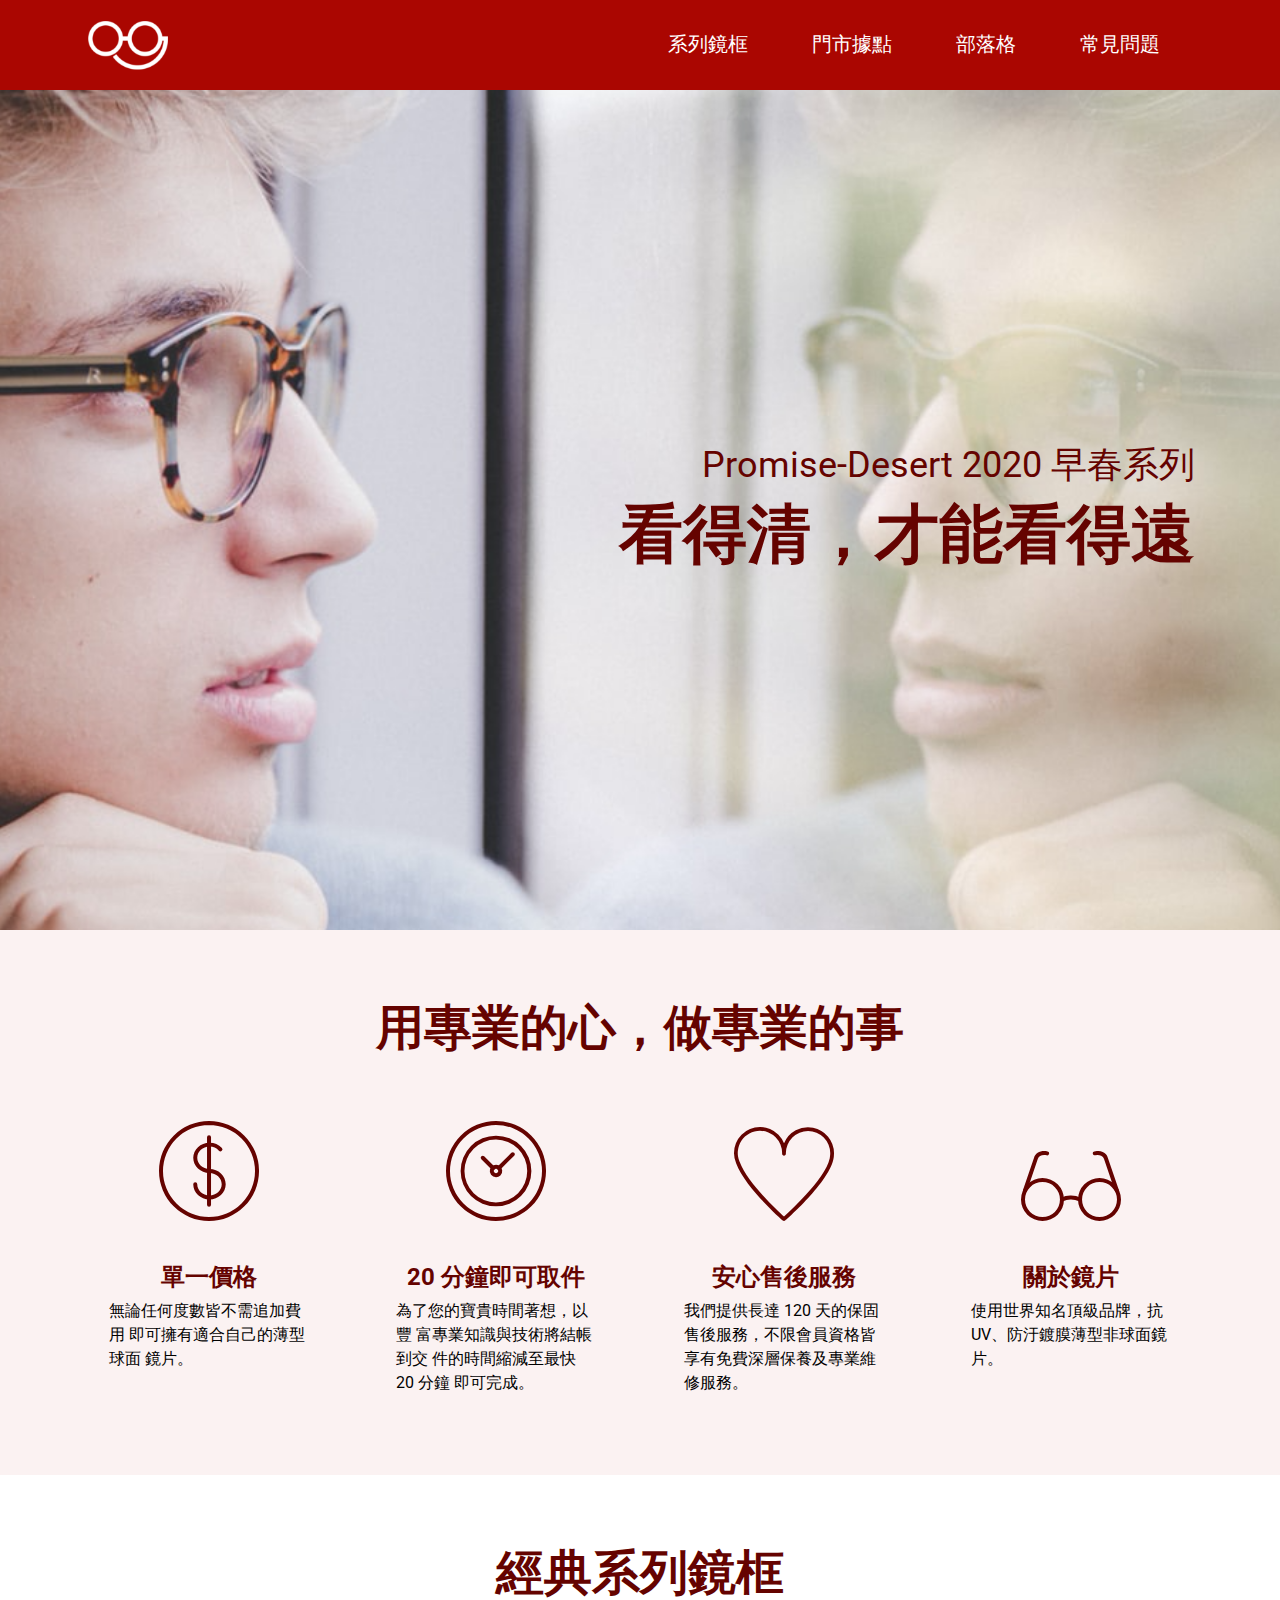
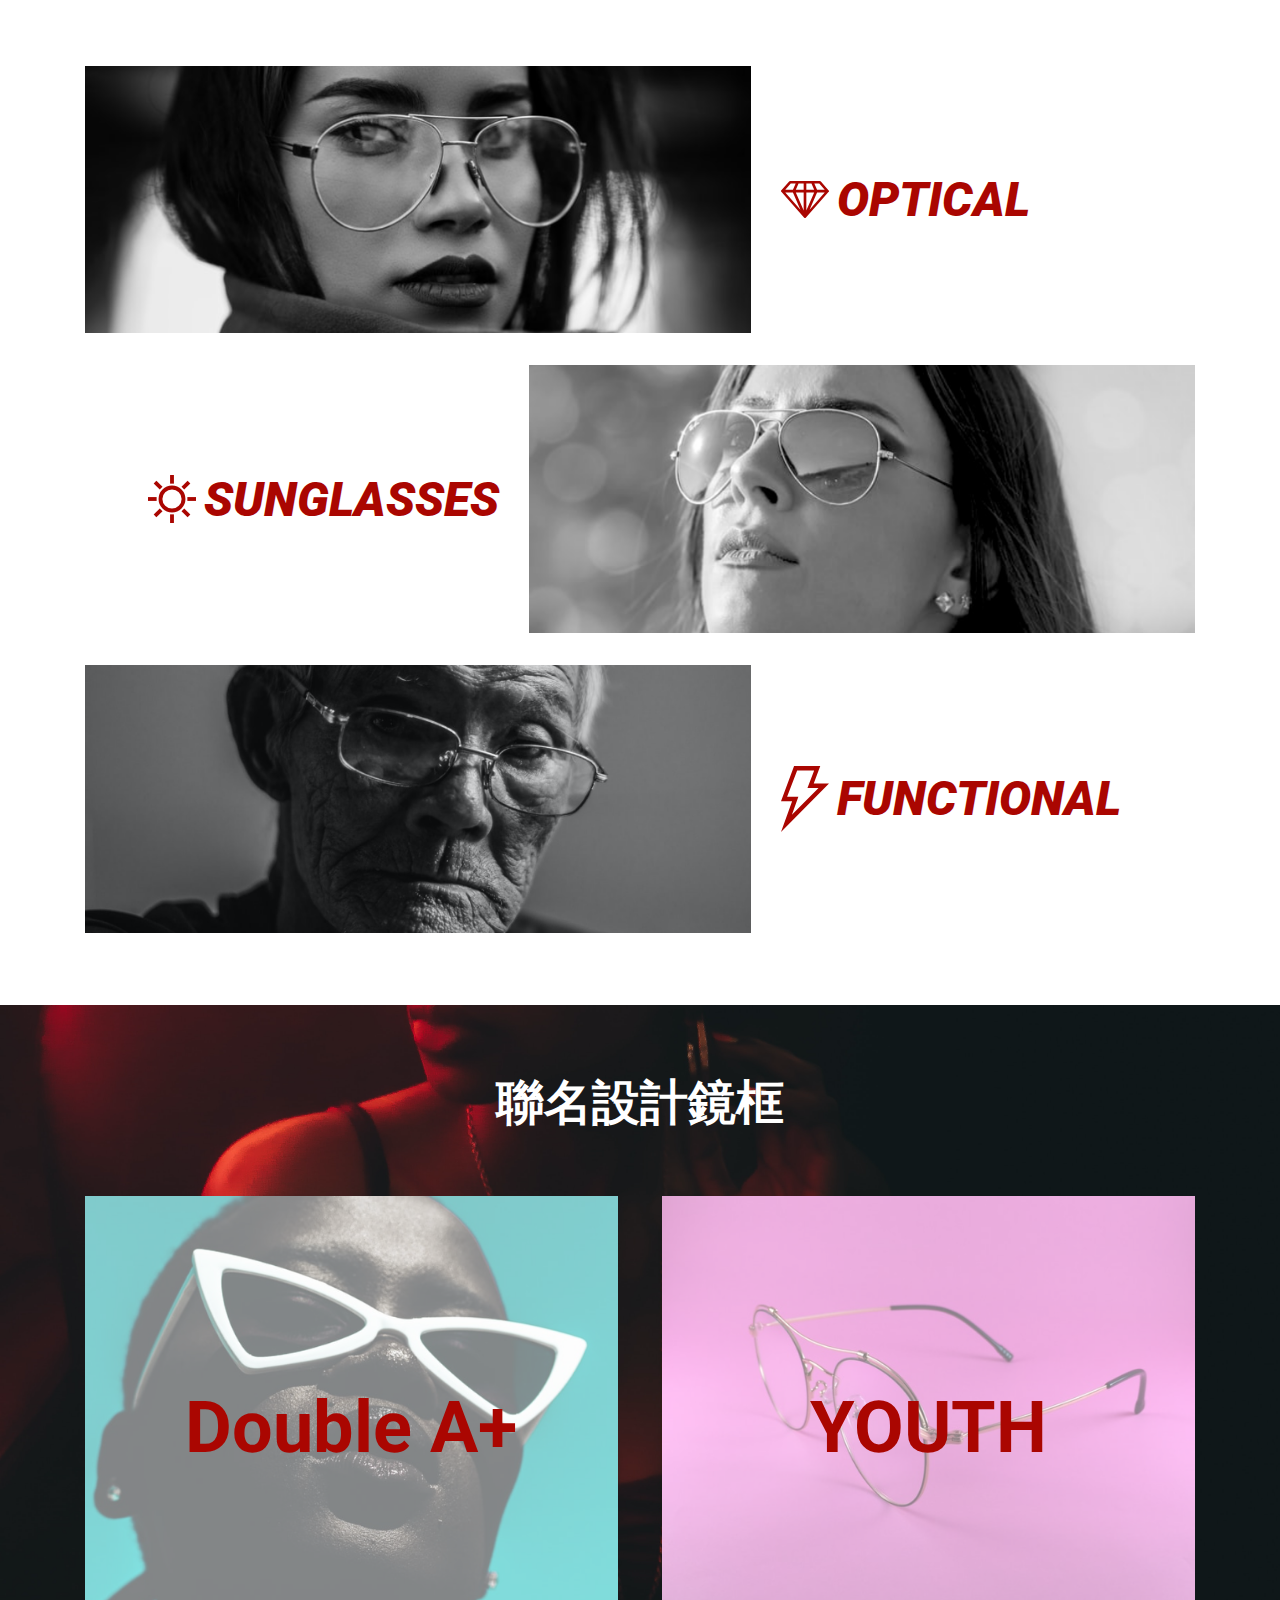
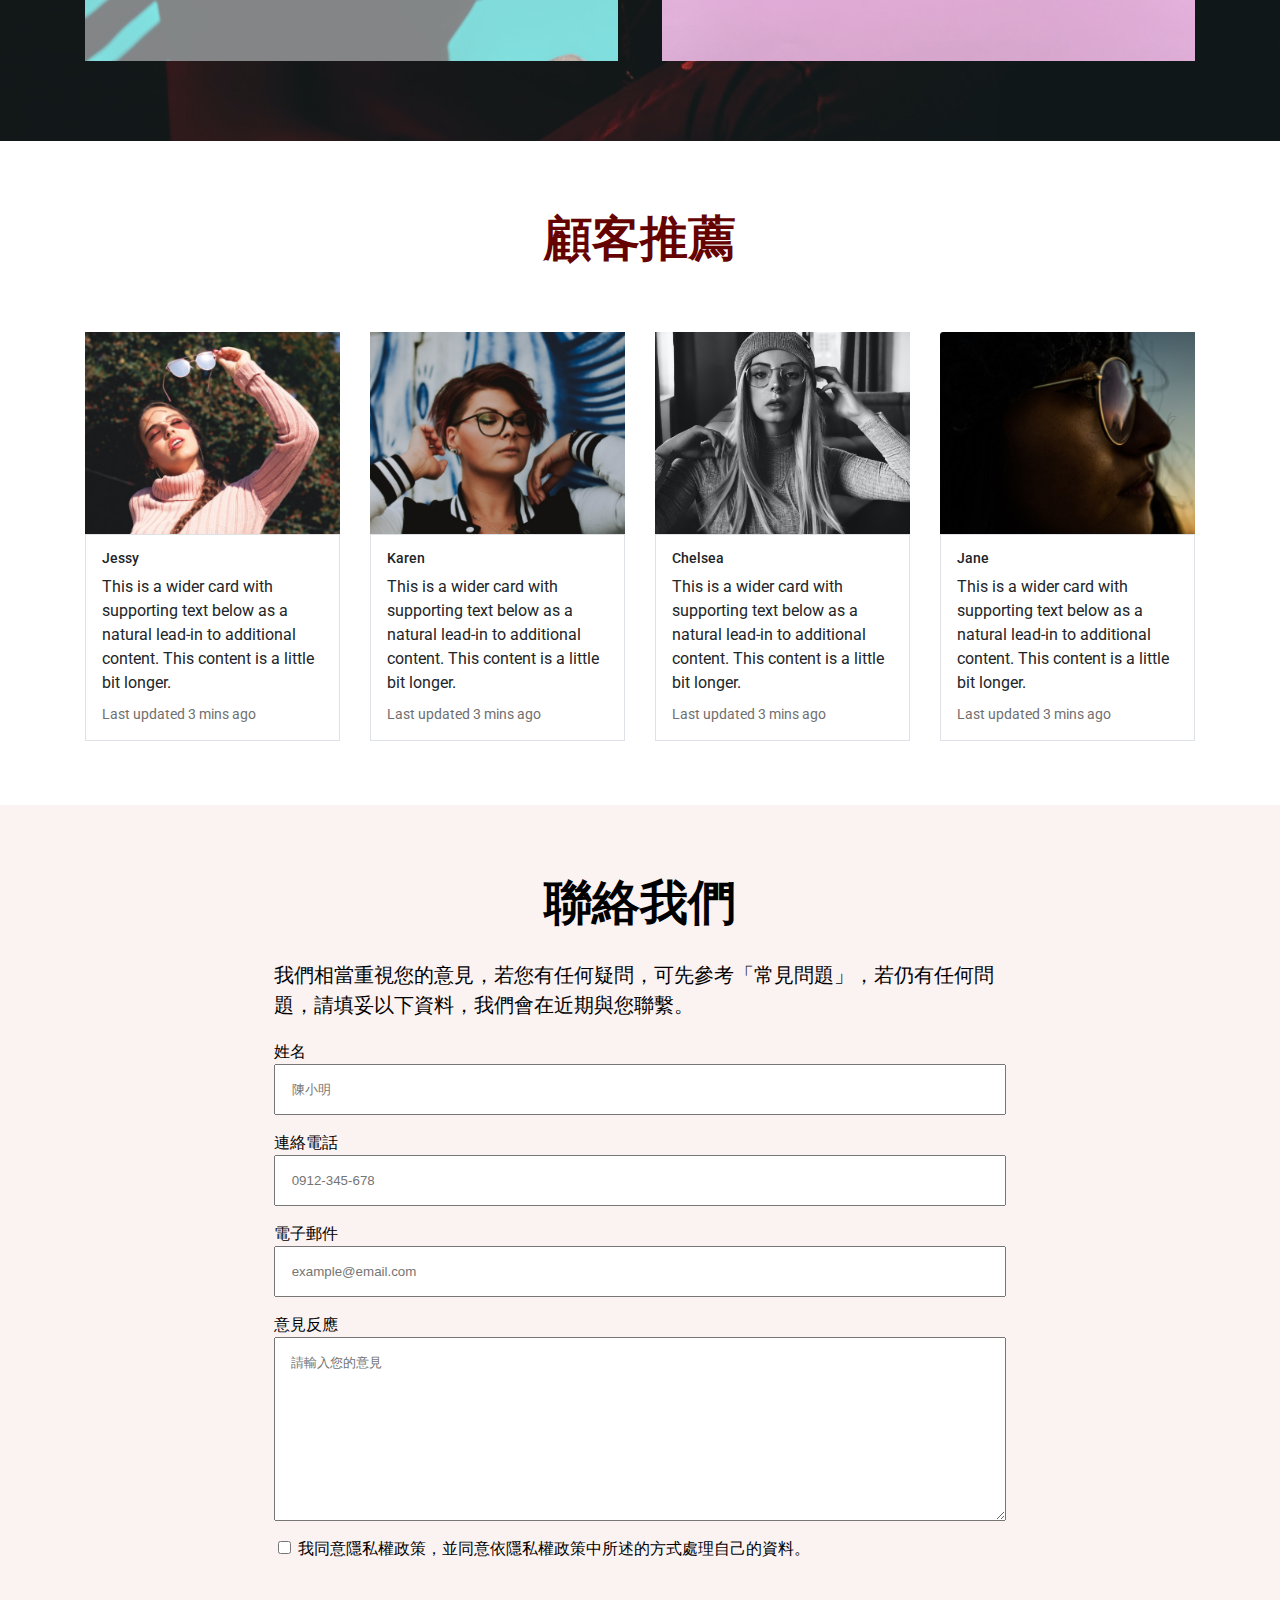
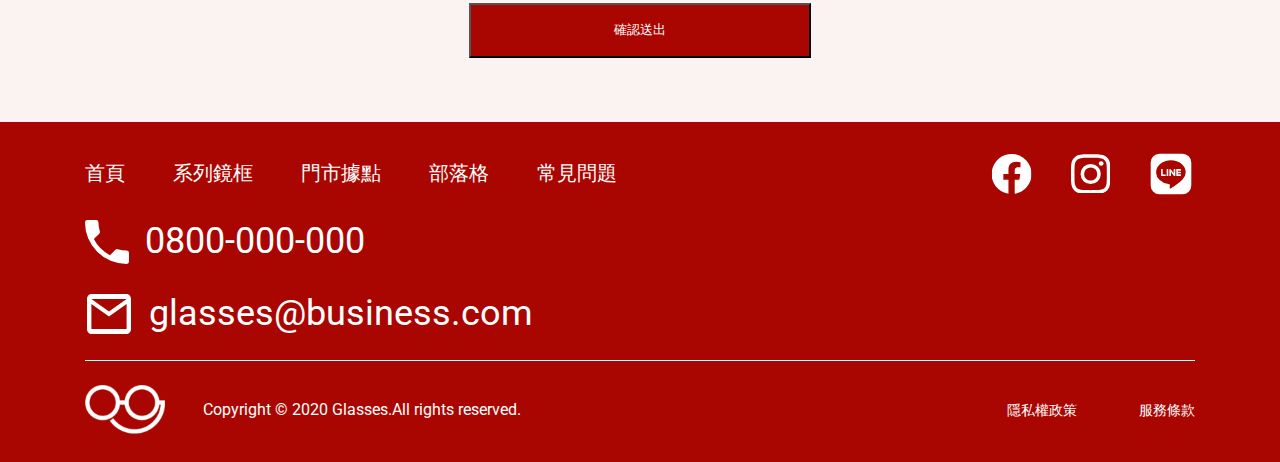
<file: index.html>
<!DOCTYPE html>
<html lang="en">

<head>
  <meta charset="UTF-8">
  <meta name="viewport" content="width=device-width, initial-scale=1.0">
  <meta http-equiv="X-UA-Compatible" content="ie=edge">
  <title>
    Home
  </title>
  <link rel="stylesheet" href="./assets/style/all.css">
  <link href="https://fonts.googleapis.com/css2?family=Roboto:ital,wght@0,400;0,500;0,700;0,900;1,900&display=swap"
    rel="stylesheet">
  <link href="https://fonts.googleapis.com/css2?family=Noto+Sans+TC:wght@400;700&display=swap" rel="stylesheet">
</head>

<body>
  <!-- navbar -->
  <header class="header bg-primary">
    <nav class="nav d-flex flex-jc-sbetween flex-ai-center">
      <h1 class="logo">
        <a href="index.html">LOGO</a>
      </h1>
      <ul class="menu d-flex flex-jc-sbetween flex-wrap">
        <li><a href="#" class="text-lighter">系列鏡框</a></li>
        <li><a href="shop.html" class="text-lighter">門市據點</a></li>
        <li><a href="#" class="text-lighter">部落格</a></li>
        <li><a href="faq.html" class="text-lighter">常見問題</a></li>
      </ul>
    </nav>
  </header>

  
<!-- banner -->
<section class="banner">
  <div class="container d-flex flex-ai-center">
    <h2 class="topic d-flex flex-column text-primary font-bold">
      <span class="font-regular">Promise-Desert 2020 早春系列</span>看得清，才能看得遠
    </h2>
  </div>
</section>

<!-- service -->
<section class="about bg-secondary">
  <div class="container">
    <h2 class="title text-primary">用專業的心，做專業的事</h2>
    <ul class="service d-flex flex-jc-sbetween flex-wrap">
      <li class="d-flex flex-column flex-ai-center">
        <img src="./assets/images/icon/icon-dollar.svg" alt="單一價格">
        <h3 class="text-primary font-bold">單一價格</h3>
        <p class="text-secondary-darker">無論任何度數皆不需追加費用 即可擁有適合自己的薄型球面 鏡片。</p>
      </li>
      <li class="d-flex flex-column flex-ai-center">
        <img src="./assets/images/icon/icon-clock.svg" alt="20 分鐘即可取件">
        <h3 class="text-primary font-bold">20 分鐘即可取件</h3>
        <p class="text-secondary-darker">為了您的寶貴時間著想，以豐 富專業知識與技術將結帳到交 件的時間縮減至最快 20 分鐘 即可完成。</p>
      </li>
      <li class="d-flex flex-column flex-ai-center">
        <img src="./assets/images/icon/icon-heart.svg" alt="安心售後服務">
        <h3 class="text-primary font-bold">安心售後服務</h3>
        <p class="text-secondary-darker">我們提供長達 120 天的保固售後服務，不限會員資格皆享有免費深層保養及專業維修服務。</p>
      </li>
      <li class="d-flex flex-column flex-ai-center">
        <img src="./assets/images/icon/icon-glasses.svg" alt="關於鏡片">
        <h3 class="text-primary font-bold">關於鏡片</h3>
        <p class="text-secondary-darker">使用世界知名頂級品牌，抗UV、防汙鍍膜薄型非球面鏡片。</p>
      </li>
    </ul>
  </div>
</section>

<!-- prouct -->
<section class="product container">
  <h2 class="title text-primary">經典系列鏡框</h2>
  <ul class="category">
    <li>
      <a href="#" class="d-flex flex-ai-center">
        <img src="./assets/images/img/product-1.png" alt="OPTICAL">
        <div class="categoryTitle d-flex flex-ai-center">
          <img src="./assets/images/icon/icon-diamond.svg" alt="OPTICAL" class="icon">
          <img src="./assets/images/icon/icon-diamond-white.svg" alt="OPTICAL" class="iconWhite">
          <h3 class="categoryName text-primary-lighter font-black">OPTICAL</h3>
        </div>
      </a>
    </li>
    <li>
      <a href="#" class="d-flex flex-ai-center reverse">
        <img src="./assets/images/img/product-2.png" alt="SUNGLASSES">
        <div class="categoryTitle d-flex flex-ai-center">
          <img src="./assets/images/icon/icon-sun.svg" alt="SUNGLASSES" class="icon">
          <img src="./assets/images/icon/icon-sun-white.svg" alt="SUNGLASSES" class="iconWhite">
          <h3 class="categoryName text-primary-lighter font-black">SUNGLASSES</h3>
        </div>
      </a>
    </li>
    <li>
      <a href="#" class="d-flex flex-ai-center">
        <img src="./assets/images/img/product-3.png" alt="FUNCTIONAL">
        <div class="categoryTitle d-flex flex-ai-center">
          <img src="./assets/images/icon/icon-thunder.svg" alt="FUNCTIONAL" class="icon">
          <img src="./assets/images/icon/icon-thunder-white.svg" alt="FUNCTIONAL" class="iconWhite">
          <h3 class="categoryName text-primary-lighter font-black">FUNCTIONAL</h3>
        </div>
      </a>
    </li>
  </ul>
</section>

<!-- collaboration -->
<section class="collaboration">
  <div class="container">
    <h2 class="title text-lighter">聯名設計鏡框</h2>
    <ul class="series d-flex flex-jc-sbetween flex-wrap">
      <li><a href="#">
          <img src="./assets/images/img/product-8.png" alt="Double A+">
          <h3 class="text-primary-lighter font-bold">Double A+</h3>
        </a></li>
      <li><a href="#">
          <img src="./assets/images/img/product-9.png" alt="YOUTH">
          <h3 class="text-primary-lighter font-bold">YOUTH</h3>
        </a></li>
    </ul>
  </div>
</section>

<!-- review -->
<section class="review container">
  <h2 class="title text-primary">顧客推薦</h2>
  <ul class="reviewList d-flex flex-jc-sbetween flex-wrap">
    <li>
      <img src="./assets/images/img/rec-1.png" alt="">
      <div class="reviewText text-secondary">
        <h4 class="font-medium">Jessy</h4>
        <p>This is a wider card with supporting text below as a natural lead-in to additional content. This content is a
          little bit longer.</p>
        <p class="updateTime text-secondary-lighter">Last updated 3 mins ago</p>
      </div>
    </li>
    <li>
      <img src="./assets/images/img/rec-2.png" alt="">
      <div class="reviewText text-secondary">
        <h4 class="font-medium">Karen</h4>
        <p>This is a wider card with supporting text below as a natural lead-in to additional content. This content is a
          little bit longer.</p>
        <p class="updateTime text-secondary-lighter">Last updated 3 mins ago</p>
      </div>
    </li>
    <li>
      <img src="./assets/images/img/rec-3.png" alt="">
      <div class="reviewText text-secondary">
        <h4 class="font-medium">Chelsea</h4>
        <p>This is a wider card with supporting text below as a natural lead-in to additional content. This content is a
          little bit longer.</p>
        <p class="updateTime text-secondary-lighter">Last updated 3 mins ago</p>
      </div>
    </li>
    <li>
      <img src="./assets/images/img/rec-4.png" alt="">
      <div class="reviewText text-secondary">
        <h4 class="font-medium">Jane</h4>
        <p>This is a wider card with supporting text below as a natural lead-in to additional content. This content is a
          little bit longer.</p>
        <p class="updateTime text-secondary-lighter">Last updated 3 mins ago</p>
      </div>
    </li>
  </ul>
</section>

<!-- contact -->
<section class="contact bg-secondary">
  <div class="container">
    <div class="wrap">
      <h2 class="title text-secondary-darker">聯絡我們</h2>
      <p class="text-secondary-darker">我們相當重視您的意見，若您有任何疑問，可先參考「常見問題」，若仍有任何問題，請填妥以下資料，我們會在近期與您聯繫。</p>
      <form action="" class="contactForm">
        <div class="inputGroup">
          <label for="name" class="text-secondary-darker">姓名</label>
          <input type="text" id="name" placeholder="陳小明">
        </div>
        <div class="inputGroup">
          <label for="tel" class="text-secondary-darker">連絡電話</label>
          <input type="tel" id="tel" placeholder="0912-345-678">
        </div>
        <div class="inputGroup">
          <label for="email" class="text-secondary-darker">電子郵件</label>
          <input type="email" id="email" placeholder="example@email.com">
        </div>
        <div class="inputGroup">
          <label for="comment" class="text-secondary-darker">意見反應</label>
          <textarea name="" id="comment" cols="30" rows="10" placeholder="請輸入您的意見"></textarea>
        </div>
        <div class="checkboxGroup">
          <input type="checkbox" id="privacy">
          <label for="privacy" class="text-secondary-darker">我同意隱私權政策，並同意依隱私權政策中所述的方式處理自己的資料。</label>
        </div>
        <input type="submit" value="確認送出" class="submit bg-primary text-lighter">
      </form>
    </div>
  </div>
</section>

    <!-- footer -->
    <footer class="footer bg-primary">
      <div class="container">
        <div class="info">
          <div class="footerNav d-flex flex-jc-sbetween flex-ai-center">
            <ul class="menu d-flex">
              <li><a href="index.html" class="text-lighter">首頁</a></li>
              <li><a href="#" class="text-lighter">系列鏡框</a></li>
              <li><a href="shop.html" class="text-lighter">門市據點</a></li>
              <li><a href="#" class="text-lighter">部落格</a></li>
              <li><a href="faq.html" class="text-lighter">常見問題</a></li>
            </ul>
            <ul class="sns d-flex">
              <li><a href="#" class="fb-logo"></a></li>
              <li><a href="#" class="ig-logo"></a></li>
              <li><a href="#" class="line-logo"></a></li>
            </ul>
          </div>
          <ul class="contactMethod">
            <li class="d-flex flex-ai-center">
              <img src="./assets/images/icon/icon-phone.svg" alt="" class="contactIcon phoneIcon">
              <a href="tel" class="text-lighter">0800-000-000</a>
            </li>
            <li class="d-flex flex-ai-center">
              <img src="./assets/images/icon/icon-mail.svg" alt="" class="contactIcon">
              <a href="mailto" class="text-lighter">glasses@business.com</a>
            </li>
          </ul>
        </div>
        <div class="infoFooter d-flex flex-jc-sbetween flex-ai-center">
          <div class="copyright d-flex flex-ai-center">
            <h2 class="logo"><a href="index.html"">LOGO</a></h2>
          <p class=" text-lighter">Copyright © 2020 Glasses.All rights reserved.</p>
          </div>
          <ul class="otherInfo d-flex">
            <li><a href="#" class="text-lighter">隱私權政策</a></li>
            <li><a href="#" class="text-lighter">服務條款</a></li>
          </ul>
        </div>
      </div>
    </footer>

    <script src="./assets/js/vendors.js"></script>
    <script src="./assets/js/all.js"></script>
</body>

</html>
</file>
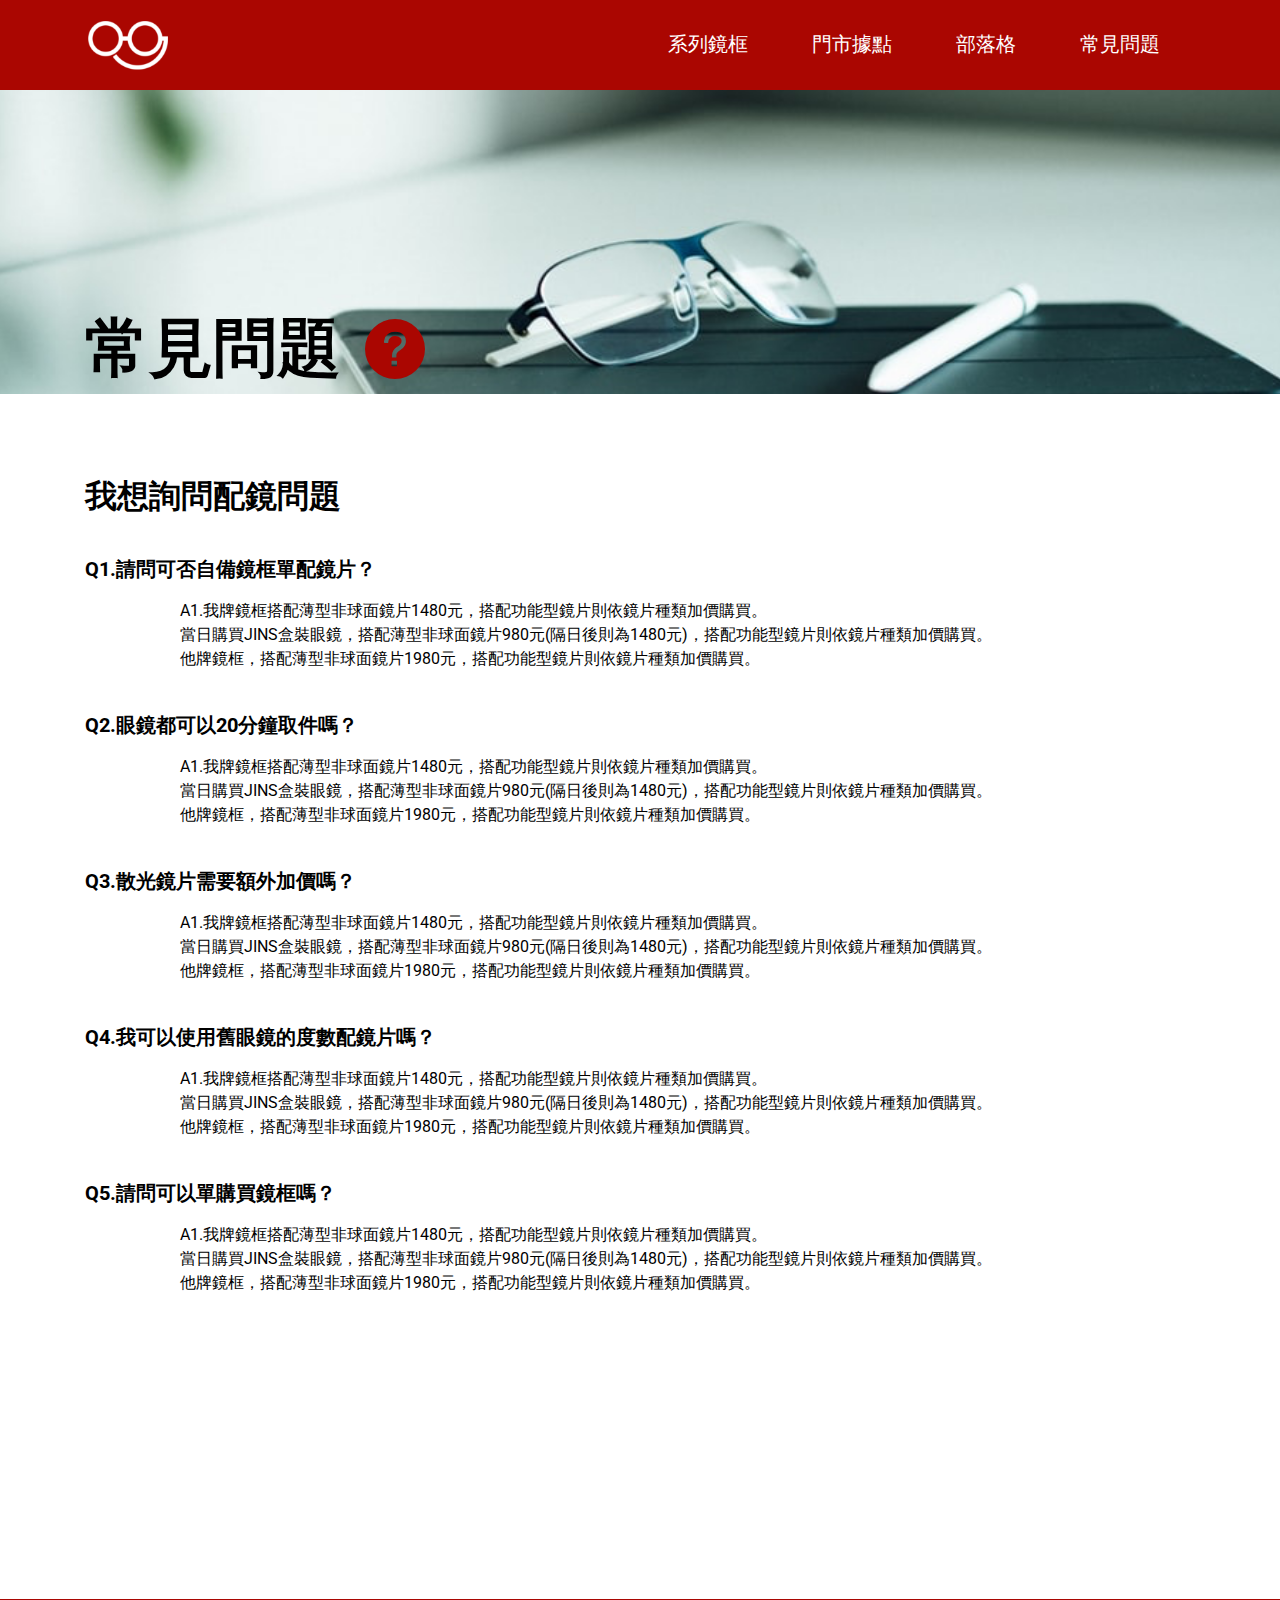
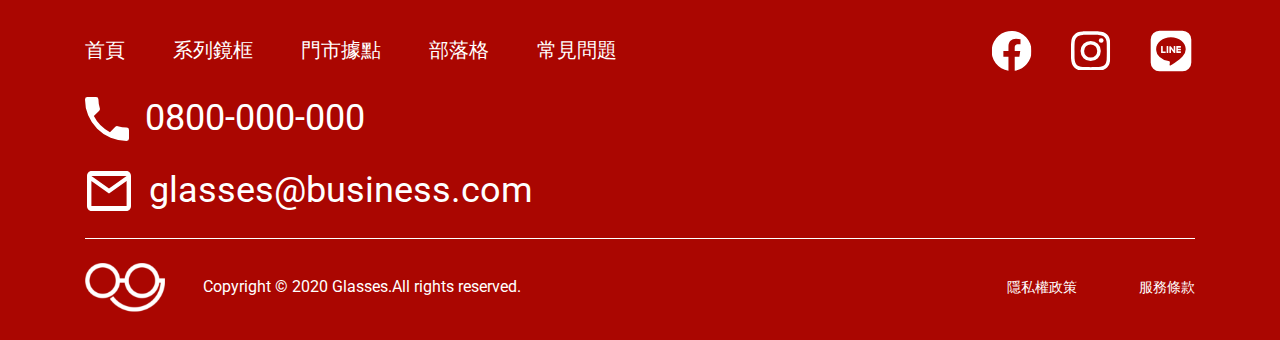
<file: faq.html>
<!DOCTYPE html>
<html lang="en">

<head>
  <meta charset="UTF-8">
  <meta name="viewport" content="width=device-width, initial-scale=1.0">
  <meta http-equiv="X-UA-Compatible" content="ie=edge">
  <title>
    FAQ
  </title>
  <link rel="stylesheet" href="./assets/style/all.css">
  <link href="https://fonts.googleapis.com/css2?family=Roboto:ital,wght@0,400;0,500;0,700;0,900;1,900&display=swap"
    rel="stylesheet">
  <link href="https://fonts.googleapis.com/css2?family=Noto+Sans+TC:wght@400;700&display=swap" rel="stylesheet">
</head>

<body>
  <!-- navbar -->
  <header class="header bg-primary">
    <nav class="nav d-flex flex-jc-sbetween flex-ai-center">
      <h1 class="logo">
        <a href="index.html">LOGO</a>
      </h1>
      <ul class="menu d-flex flex-jc-sbetween flex-wrap">
        <li><a href="#" class="text-lighter">系列鏡框</a></li>
        <li><a href="shop.html" class="text-lighter">門市據點</a></li>
        <li><a href="#" class="text-lighter">部落格</a></li>
        <li><a href="faq.html" class="text-lighter">常見問題</a></li>
      </ul>
    </nav>
  </header>

  
<section class="subBanner">
  <div class="container d-flex">
    <div class="bannerTitle d-flex flex-ai-center">
      <h2 class="font-bold">常見問題</h2>
      <img src="./assets/images/icon/help-circle-sharp.svg" alt="help icon">
    </div>
  </div>
</section>

<section class="faq container">
  <h2 class="faqTitle font-bold">我想詢問配鏡問題</h2>
  <ul class="faqList">
    <li class="faqText">
      <h3 class="q font-bold">Q1.請問可否自備鏡框單配鏡片？</h3>
      <p class="answer">A1.我牌鏡框搭配薄型非球面鏡片1480元，搭配功能型鏡片則依鏡片種類加價購買。 <br>當日購買JINS盒裝眼鏡，搭配薄型非球面鏡片980元(隔日後則為1480元)，搭配功能型鏡片則依鏡片種類加價購買。 <br>他牌鏡框，搭配薄型非球面鏡片1980元，搭配功能型鏡片則依鏡片種類加價購買。</p>
    </li>
    <li class="faqText">
      <h3 class="q font-bold">Q2.眼鏡都可以20分鐘取件嗎？</h3>
      <p class="answer">A1.我牌鏡框搭配薄型非球面鏡片1480元，搭配功能型鏡片則依鏡片種類加價購買。 <br>當日購買JINS盒裝眼鏡，搭配薄型非球面鏡片980元(隔日後則為1480元)，搭配功能型鏡片則依鏡片種類加價購買。 <br>他牌鏡框，搭配薄型非球面鏡片1980元，搭配功能型鏡片則依鏡片種類加價購買。</p>
    </li>
    <li class="faqText">
      <h3 class="q font-bold">Q3.散光鏡片需要額外加價嗎？</h3>
      <p class="answer">A1.我牌鏡框搭配薄型非球面鏡片1480元，搭配功能型鏡片則依鏡片種類加價購買。 <br>當日購買JINS盒裝眼鏡，搭配薄型非球面鏡片980元(隔日後則為1480元)，搭配功能型鏡片則依鏡片種類加價購買。 <br>他牌鏡框，搭配薄型非球面鏡片1980元，搭配功能型鏡片則依鏡片種類加價購買。</p>
    </li>
    <li class="faqText">
      <h3 class="q font-bold">Q4.我可以使用舊眼鏡的度數配鏡片嗎？</h3>
      <p class="answer">A1.我牌鏡框搭配薄型非球面鏡片1480元，搭配功能型鏡片則依鏡片種類加價購買。 <br>當日購買JINS盒裝眼鏡，搭配薄型非球面鏡片980元(隔日後則為1480元)，搭配功能型鏡片則依鏡片種類加價購買。 <br>他牌鏡框，搭配薄型非球面鏡片1980元，搭配功能型鏡片則依鏡片種類加價購買。</p>
    </li>
    <li class="faqText">
      <h3 class="q font-bold">Q5.請問可以單購買鏡框嗎？</h3>
      <p class="answer">A1.我牌鏡框搭配薄型非球面鏡片1480元，搭配功能型鏡片則依鏡片種類加價購買。 <br>當日購買JINS盒裝眼鏡，搭配薄型非球面鏡片980元(隔日後則為1480元)，搭配功能型鏡片則依鏡片種類加價購買。 <br>他牌鏡框，搭配薄型非球面鏡片1980元，搭配功能型鏡片則依鏡片種類加價購買。</p>
    </li>
  </ul>
  
</section>

    <!-- footer -->
    <footer class="footer bg-primary">
      <div class="container">
        <div class="info">
          <div class="footerNav d-flex flex-jc-sbetween flex-ai-center">
            <ul class="menu d-flex">
              <li><a href="index.html" class="text-lighter">首頁</a></li>
              <li><a href="#" class="text-lighter">系列鏡框</a></li>
              <li><a href="shop.html" class="text-lighter">門市據點</a></li>
              <li><a href="#" class="text-lighter">部落格</a></li>
              <li><a href="faq.html" class="text-lighter">常見問題</a></li>
            </ul>
            <ul class="sns d-flex">
              <li><a href="#" class="fb-logo"></a></li>
              <li><a href="#" class="ig-logo"></a></li>
              <li><a href="#" class="line-logo"></a></li>
            </ul>
          </div>
          <ul class="contactMethod">
            <li class="d-flex flex-ai-center">
              <img src="./assets/images/icon/icon-phone.svg" alt="" class="contactIcon phoneIcon">
              <a href="tel" class="text-lighter">0800-000-000</a>
            </li>
            <li class="d-flex flex-ai-center">
              <img src="./assets/images/icon/icon-mail.svg" alt="" class="contactIcon">
              <a href="mailto" class="text-lighter">glasses@business.com</a>
            </li>
          </ul>
        </div>
        <div class="infoFooter d-flex flex-jc-sbetween flex-ai-center">
          <div class="copyright d-flex flex-ai-center">
            <h2 class="logo"><a href="index.html"">LOGO</a></h2>
          <p class=" text-lighter">Copyright © 2020 Glasses.All rights reserved.</p>
          </div>
          <ul class="otherInfo d-flex">
            <li><a href="#" class="text-lighter">隱私權政策</a></li>
            <li><a href="#" class="text-lighter">服務條款</a></li>
          </ul>
        </div>
      </div>
    </footer>

    <script src="./assets/js/vendors.js"></script>
    <script src="./assets/js/all.js"></script>
</body>

</html>
</file>
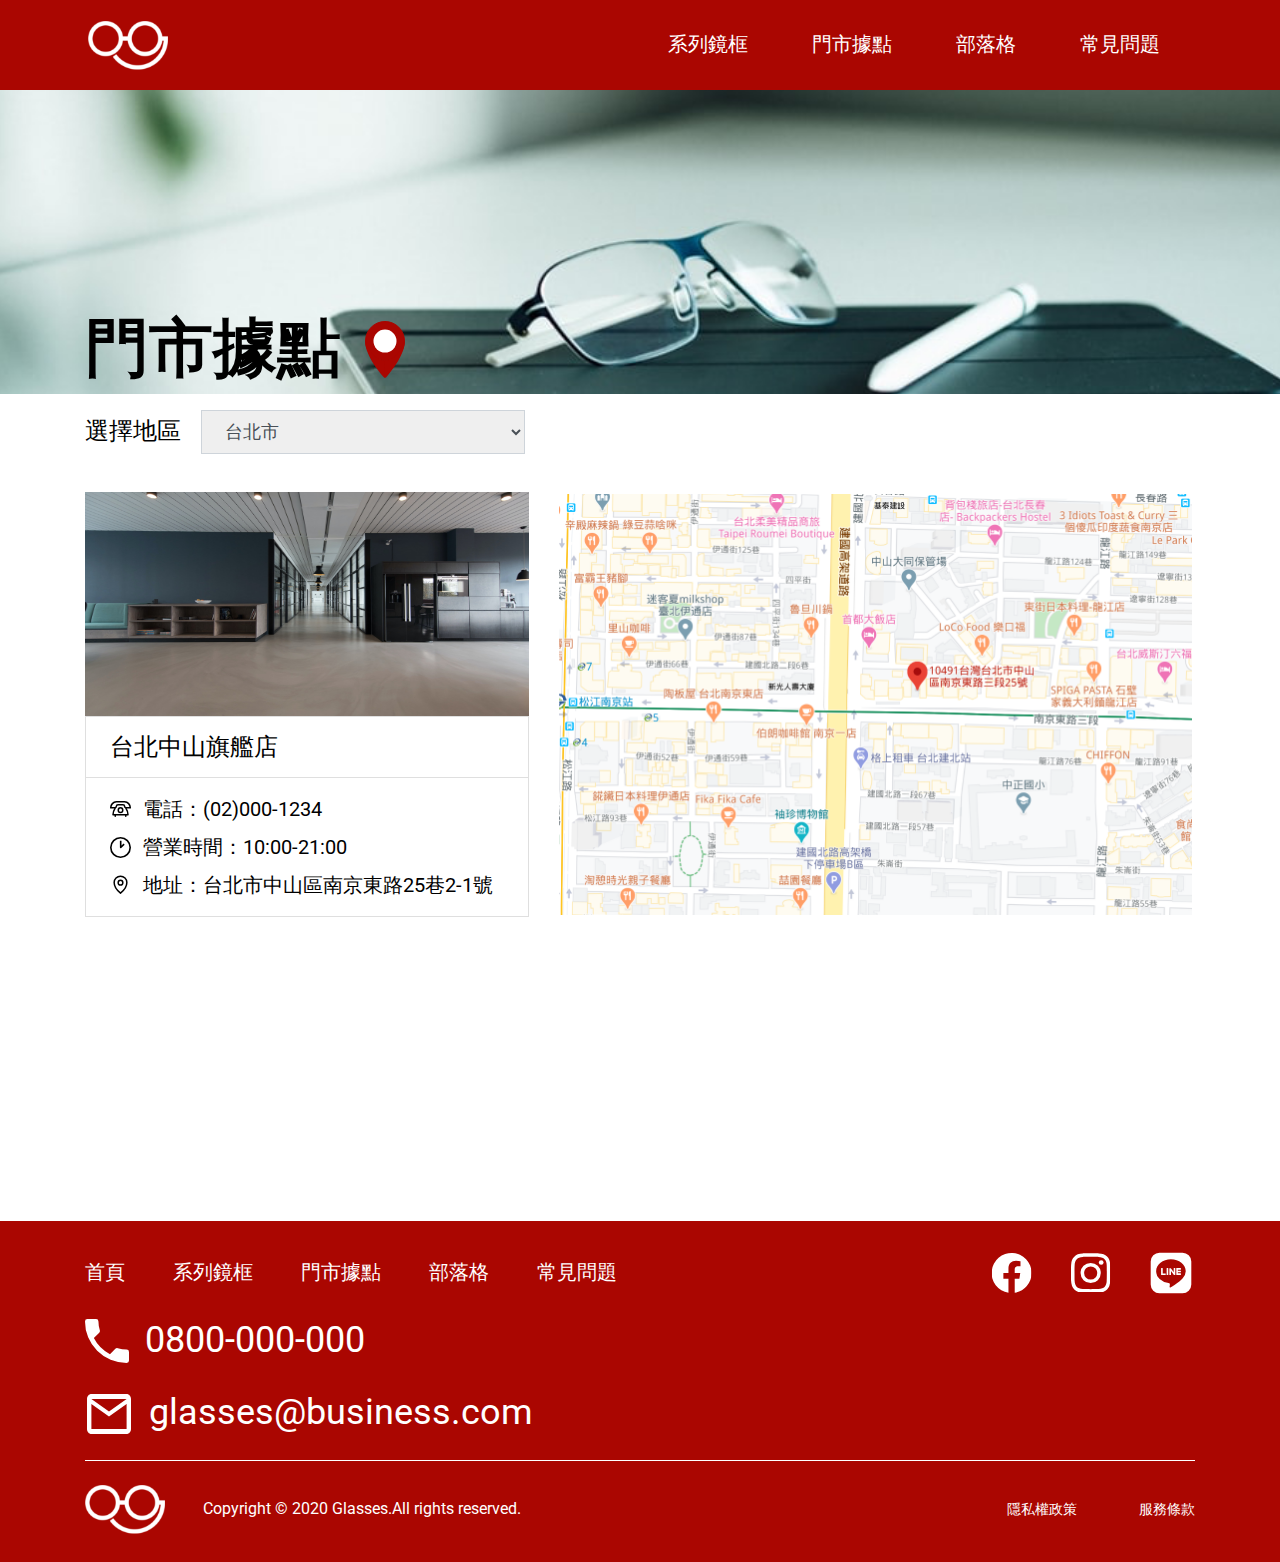
<file: map.html>
<!DOCTYPE html>
<html lang="en">

<head>
  <meta charset="UTF-8">
  <meta name="viewport" content="width=device-width, initial-scale=1.0">
  <meta http-equiv="X-UA-Compatible" content="ie=edge">
  <title>
    Map
  </title>
  <link rel="stylesheet" href="./assets/style/all.css">
  <link href="https://fonts.googleapis.com/css2?family=Roboto:ital,wght@0,400;0,500;0,700;0,900;1,900&display=swap"
    rel="stylesheet">
  <link href="https://fonts.googleapis.com/css2?family=Noto+Sans+TC:wght@400;700&display=swap" rel="stylesheet">
</head>

<body>
  <!-- navbar -->
  <header class="header bg-primary">
    <nav class="nav d-flex flex-jc-sbetween flex-ai-center">
      <h1 class="logo">
        <a href="index.html">LOGO</a>
      </h1>
      <ul class="menu d-flex flex-jc-sbetween flex-wrap">
        <li><a href="#" class="text-lighter">系列鏡框</a></li>
        <li><a href="shop.html" class="text-lighter">門市據點</a></li>
        <li><a href="#" class="text-lighter">部落格</a></li>
        <li><a href="faq.html" class="text-lighter">常見問題</a></li>
      </ul>
    </nav>
  </header>

  

<section class="subBanner">
  <div class="container d-flex">
    <div class="bannerTitle d-flex flex-ai-center">
      <h2 class="font-bold">門市據點</h2>
      <img src="./assets/images/icon/icon-location.svg" alt="location icon" class="shopLocationIcon">
    </div>
  </div>
</section>

<div class="map container">
  <div class="selectArea d-flex flex-ai-center">
    <label for="area">選擇地區</label>
    <select name="area" id="area">
      <option value="1">台北市</option>
      <option value="2">台中市</option>
      <option value="3">高雄市</option>
    </select>
  </div>
  <div class="mapWrap d-flex flex-ai-center flex-wrap">
    <div class="mapShopCard">
      <img src="./assets/images/img/shop1.jpg" alt="shop photo" class="shopPhoto">
      <div class="shopInfo">
        <h3>台北中山旗艦店</h3>
        <ul>
          <li class="d-flex flex-ai-center">
            <img src="./assets/images/icon/icon-phone-black.svg" alt="phone icon">
            <p>電話：(02)000-1234</p>
          </li>
          <li class="d-flex flex-ai-center">
            <img src="./assets/images/icon/icon-clock-black.svg" alt="clock icon">
            <p>營業時間：10:00-21:00</p>
          </li>
          <li class="d-flex">
            <img src="./assets/images/icon/location.svg" alt="location icon" class="locationIcon">
            <p>地址：台北市中山區南京東路25巷2-1號</p>
          </li>
        </ul>
      </div>
    </div>
    <div class="mapImg">
      <img src="./assets/images/img/map.png" alt="map">
    </div>
  </div>
 </div>

    <!-- footer -->
    <footer class="footer bg-primary">
      <div class="container">
        <div class="info">
          <div class="footerNav d-flex flex-jc-sbetween flex-ai-center">
            <ul class="menu d-flex">
              <li><a href="index.html" class="text-lighter">首頁</a></li>
              <li><a href="#" class="text-lighter">系列鏡框</a></li>
              <li><a href="shop.html" class="text-lighter">門市據點</a></li>
              <li><a href="#" class="text-lighter">部落格</a></li>
              <li><a href="faq.html" class="text-lighter">常見問題</a></li>
            </ul>
            <ul class="sns d-flex">
              <li><a href="#" class="fb-logo"></a></li>
              <li><a href="#" class="ig-logo"></a></li>
              <li><a href="#" class="line-logo"></a></li>
            </ul>
          </div>
          <ul class="contactMethod">
            <li class="d-flex flex-ai-center">
              <img src="./assets/images/icon/icon-phone.svg" alt="" class="contactIcon phoneIcon">
              <a href="tel" class="text-lighter">0800-000-000</a>
            </li>
            <li class="d-flex flex-ai-center">
              <img src="./assets/images/icon/icon-mail.svg" alt="" class="contactIcon">
              <a href="mailto" class="text-lighter">glasses@business.com</a>
            </li>
          </ul>
        </div>
        <div class="infoFooter d-flex flex-jc-sbetween flex-ai-center">
          <div class="copyright d-flex flex-ai-center">
            <h2 class="logo"><a href="index.html"">LOGO</a></h2>
          <p class=" text-lighter">Copyright © 2020 Glasses.All rights reserved.</p>
          </div>
          <ul class="otherInfo d-flex">
            <li><a href="#" class="text-lighter">隱私權政策</a></li>
            <li><a href="#" class="text-lighter">服務條款</a></li>
          </ul>
        </div>
      </div>
    </footer>

    <script src="./assets/js/vendors.js"></script>
    <script src="./assets/js/all.js"></script>
</body>

</html>
</file>
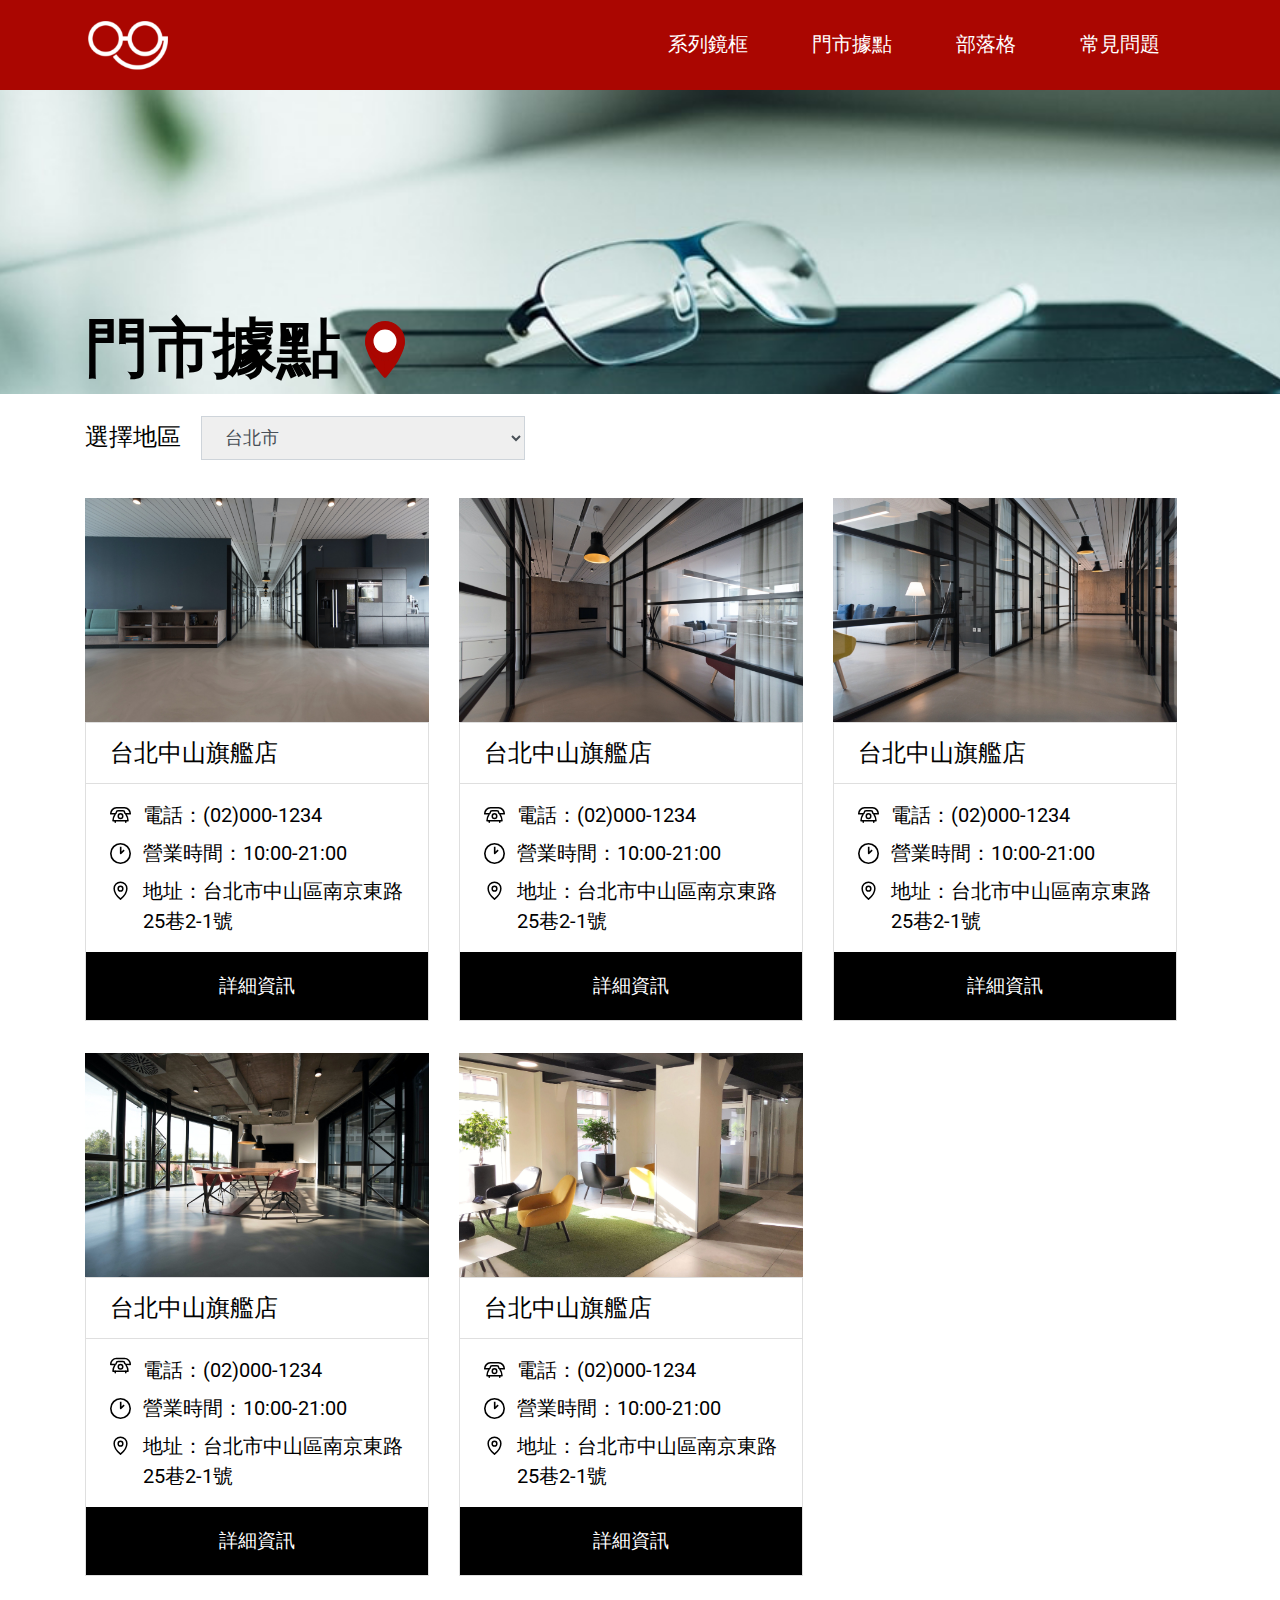
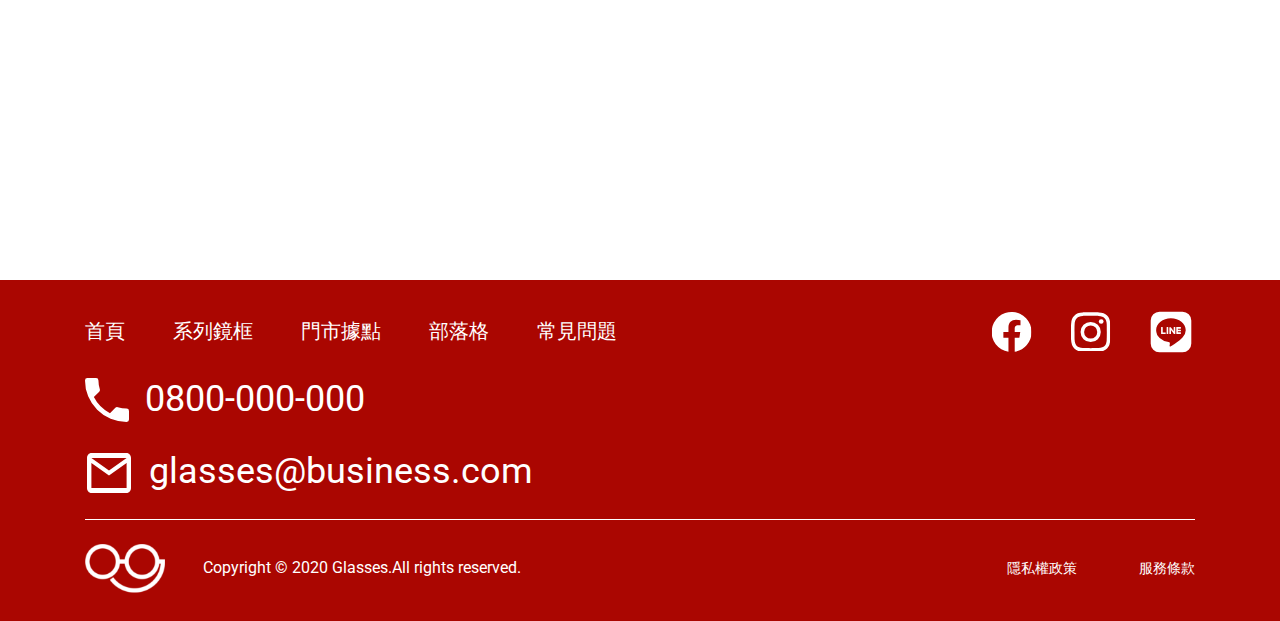
<file: shop.html>
<!DOCTYPE html>
<html lang="en">

<head>
  <meta charset="UTF-8">
  <meta name="viewport" content="width=device-width, initial-scale=1.0">
  <meta http-equiv="X-UA-Compatible" content="ie=edge">
  <title>
    Shop
  </title>
  <link rel="stylesheet" href="./assets/style/all.css">
  <link href="https://fonts.googleapis.com/css2?family=Roboto:ital,wght@0,400;0,500;0,700;0,900;1,900&display=swap"
    rel="stylesheet">
  <link href="https://fonts.googleapis.com/css2?family=Noto+Sans+TC:wght@400;700&display=swap" rel="stylesheet">
</head>

<body>
  <!-- navbar -->
  <header class="header bg-primary">
    <nav class="nav d-flex flex-jc-sbetween flex-ai-center">
      <h1 class="logo">
        <a href="index.html">LOGO</a>
      </h1>
      <ul class="menu d-flex flex-jc-sbetween flex-wrap">
        <li><a href="#" class="text-lighter">系列鏡框</a></li>
        <li><a href="shop.html" class="text-lighter">門市據點</a></li>
        <li><a href="#" class="text-lighter">部落格</a></li>
        <li><a href="faq.html" class="text-lighter">常見問題</a></li>
      </ul>
    </nav>
  </header>

  

<section class="subBanner">
  <div class="container d-flex">
    <div class="bannerTitle d-flex flex-ai-center">
      <h2 class="font-bold">門市據點</h2>
      <img src="./assets/images/icon/icon-location.svg" alt="location icon" class="shopLocationIcon">
    </div>
  </div>
</section>

<div class="shop container">
  <div class="selectArea d-flex flex-ai-center">
    <label for="area">選擇地區</label>
    <select name="area" id="area">
      <option value="1">台北市</option>
      <option value="2">台中市</option>
      <option value="3">高雄市</option>
    </select>
  </div>
  <ul class="shopList d-flex flex-wrap">
    <li class="shopCard">
      <img src="./assets/images/img/shop1.jpg" alt="shop photo" class="shopPhoto">
      <div class="shopInfo">
        <h3>台北中山旗艦店</h3>
        <ul>
          <li class="d-flex flex-ai-center">
            <img src="./assets/images/icon/icon-phone-black.svg" alt="phone icon">
            <p>電話：(02)000-1234</p>
          </li>
          <li class="d-flex flex-ai-center">
            <img src="./assets/images/icon/icon-clock-black.svg" alt="clock icon">
            <p>營業時間：10:00-21:00</p>
          </li>
          <li class="d-flex">
            <img src="./assets/images/icon/location.svg" alt="location icon" class="locationIcon">
            <p>地址：台北市中山區南京東路25巷2-1號</p>
          </li>
        </ul>
        <div class="moreInfo"><a href="map.html" class="text-lighter">詳細資訊</a></div>
      </div>
    </li>
    <li class="shopCard">
      <img src="./assets/images/img/shop2.jpg" alt="shop photo" class="shopPhoto">
      <div class="shopInfo">
        <h3>台北中山旗艦店</h3>
        <ul>
          <li class="d-flex flex-ai-center">
            <img src="./assets/images/icon/icon-phone-black.svg" alt="phone icon">
            <p>電話：(02)000-1234</p>
          </li>
          <li class="d-flex flex-ai-center">
            <img src="./assets/images/icon/icon-clock-black.svg" alt="clock icon">
            <p>營業時間：10:00-21:00</p>
          </li>
          <li class="d-flex">
            <img src="./assets/images/icon/location.svg" alt="location icon" class="locationIcon">
            <p>地址：台北市中山區南京東路25巷2-1號</p>
          </li>
        </ul>
        <div class="moreInfo"><a href="map.html" class="text-lighter">詳細資訊</a></div>
      </div>
    </li>
    <li class="shopCard">
      <img src="./assets/images/img/shop3.jpg" alt="shop photo" class="shopPhoto">
      <div class="shopInfo">
        <h3>台北中山旗艦店</h3>
        <ul>
          <li class="d-flex flex-ai-center">
            <img src="./assets/images/icon/icon-phone-black.svg" alt="phone icon">
            <p>電話：(02)000-1234</p>
          </li>
          <li class="d-flex flex-ai-center">
            <img src="./assets/images/icon/icon-clock-black.svg" alt="clock icon">
            <p>營業時間：10:00-21:00</p>
          </li>
          <li class="d-flex">
            <img src="./assets/images/icon/location.svg" alt="location icon" class="locationIcon">
            <p>地址：台北市中山區南京東路25巷2-1號</p>
          </li>
        </ul>
        <div class="moreInfo"><a href="map.html" class="text-lighter">詳細資訊</a></div>
      </div>
    </li>
    <li class="shopCard">
      <img src="./assets/images/img/shop4.jpg" alt="shop photo" class="shopPhoto">
      <div class="shopInfo">
        <h3>台北中山旗艦店</h3>
        <ul>
          <li class="d-flex">
            <img src="./assets/images/icon/icon-phone-black.svg" alt="phone icon">
            <p>電話：(02)000-1234</p>
          </li>
          <li class="d-flex flex-ai-center">
            <img src="./assets/images/icon/icon-clock-black.svg" alt="clock icon">
            <p>營業時間：10:00-21:00</p>
          </li>
          <li class="d-flex">
            <img src="./assets/images/icon/location.svg" alt="location icon" class="locationIcon">
            <p>地址：台北市中山區南京東路25巷2-1號</p>
          </li>
        </ul>
        <div class="moreInfo"><a href="map.html" class="text-lighter">詳細資訊</a></div>
      </div>
    </li>
    <li class="shopCard">
      <img src="./assets/images/img/shop5.jpg" alt="shop photo" class="shopPhoto">
      <div class="shopInfo">
        <h3>台北中山旗艦店</h3>
        <ul>
          <li class="d-flex flex-ai-center">
            <img src="./assets/images/icon/icon-phone-black.svg" alt="phone icon">
            <p>電話：(02)000-1234</p>
          </li>
          <li class="d-flex flex-ai-center">
            <img src="./assets/images/icon/icon-clock-black.svg" alt="clock icon">
            <p>營業時間：10:00-21:00</p>
          </li>
          <li class="d-flex ">
            <img src="./assets/images/icon/location.svg" alt="location icon" class="locationIcon">
            <p>地址：台北市中山區南京東路25巷2-1號</p>
          </li>
        </ul>
        <div class="moreInfo"><a href="map.html" class="text-lighter">詳細資訊</a></div>
      </div>
    </li>
  </ul>
</div>

    <!-- footer -->
    <footer class="footer bg-primary">
      <div class="container">
        <div class="info">
          <div class="footerNav d-flex flex-jc-sbetween flex-ai-center">
            <ul class="menu d-flex">
              <li><a href="index.html" class="text-lighter">首頁</a></li>
              <li><a href="#" class="text-lighter">系列鏡框</a></li>
              <li><a href="shop.html" class="text-lighter">門市據點</a></li>
              <li><a href="#" class="text-lighter">部落格</a></li>
              <li><a href="faq.html" class="text-lighter">常見問題</a></li>
            </ul>
            <ul class="sns d-flex">
              <li><a href="#" class="fb-logo"></a></li>
              <li><a href="#" class="ig-logo"></a></li>
              <li><a href="#" class="line-logo"></a></li>
            </ul>
          </div>
          <ul class="contactMethod">
            <li class="d-flex flex-ai-center">
              <img src="./assets/images/icon/icon-phone.svg" alt="" class="contactIcon phoneIcon">
              <a href="tel" class="text-lighter">0800-000-000</a>
            </li>
            <li class="d-flex flex-ai-center">
              <img src="./assets/images/icon/icon-mail.svg" alt="" class="contactIcon">
              <a href="mailto" class="text-lighter">glasses@business.com</a>
            </li>
          </ul>
        </div>
        <div class="infoFooter d-flex flex-jc-sbetween flex-ai-center">
          <div class="copyright d-flex flex-ai-center">
            <h2 class="logo"><a href="index.html"">LOGO</a></h2>
          <p class=" text-lighter">Copyright © 2020 Glasses.All rights reserved.</p>
          </div>
          <ul class="otherInfo d-flex">
            <li><a href="#" class="text-lighter">隱私權政策</a></li>
            <li><a href="#" class="text-lighter">服務條款</a></li>
          </ul>
        </div>
      </div>
    </footer>

    <script src="./assets/js/vendors.js"></script>
    <script src="./assets/js/all.js"></script>
</body>

</html>
</file>
<file: assets/style/all.css>
/* http://meyerweb.com/eric/tools/css/reset/ 
   v2.0 | 20110126
   License: none (public domain)
*/
html,
body,
div,
span,
applet,
object,
iframe,
h1,
h2,
h3,
h4,
h5,
h6,
p,
blockquote,
pre,
a,
abbr,
acronym,
address,
big,
cite,
code,
del,
dfn,
em,
img,
ins,
kbd,
q,
s,
samp,
small,
strike,
strong,
sub,
sup,
tt,
var,
b,
u,
i,
center,
dl,
dt,
dd,
ol,
ul,
li,
fieldset,
form,
label,
legend,
table,
caption,
tbody,
tfoot,
thead,
tr,
th,
td,
article,
aside,
canvas,
details,
embed,
figure,
figcaption,
footer,
header,
hgroup,
menu,
nav,
output,
ruby,
section,
summary,
time,
mark,
audio,
video {
  margin: 0;
  padding: 0;
  border: 0;
  font-size: 100%;
  font: inherit;
  vertical-align: baseline; }

/* HTML5 display-role reset for older browsers */
article,
aside,
details,
figcaption,
figure,
footer,
header,
hgroup,
menu,
nav,
section {
  display: block; }

body {
  line-height: 1; }

ol,
ul {
  list-style: none; }

blockquote,
q {
  quotes: none; }

blockquote:before,
blockquote:after,
q:before,
q:after {
  content: '';
  content: none; }

table {
  border-collapse: collapse;
  border-spacing: 0; }

/* CSS RESET OVER */
.bg-primary {
  background-color: #AA0601; }

.bg-secondary {
  background-color: #FBF2F2; }

.text-primary {
  color: #650300; }

.text-primary-lighter {
  color: #AA0601; }

.text-light {
  color: #DEE2E6; }

.text-lighter {
  color: #FFF; }

.text-secondary-lighter {
  color: #707070; }

.text-secondary {
  color: #212529; }

.text-secondary-darker {
  color: #000; }

.font-black {
  font-weight: 900; }

.font-bold {
  font-weight: 700; }

.font-medium {
  font-weight: 500; }

.font-regular {
  font-weight: 400; }

/* all */
.d-flex {
  display: -webkit-box;
  display: -ms-flexbox;
  display: flex; }

.flex-column {
  -webkit-box-orient: vertical;
  -webkit-box-direction: normal;
      -ms-flex-direction: column;
          flex-direction: column; }

.flex-wrap {
  -ms-flex-wrap: wrap;
      flex-wrap: wrap; }

.flex-jc-center {
  -webkit-box-pack: center;
      -ms-flex-pack: center;
          justify-content: center; }

.flex-jc-sbetween {
  -webkit-box-pack: justify;
      -ms-flex-pack: justify;
          justify-content: space-between; }

.flex-ai-center {
  -webkit-box-align: center;
      -ms-flex-align: center;
          align-items: center; }

* {
  -webkit-box-sizing: border-box;
          box-sizing: border-box; }

body {
  font-size: 1rem;
  line-height: 1.5;
  font-family: Roboto, regular, Roboto, regular, "PingFang TC", Semibold, "Microsoft JhengHei", sans-serif; }

img {
  max-width: 100%;
  height: auto;
  display: block; }

a {
  text-decoration: none; }

.container {
  max-width: 1110px;
  margin: 0 auto; }
  @media (max-width: 1024px) {
    .container {
      max-width: 690px; } }
  @media (max-width: 767px) {
    .container {
      max-width: 345px; } }

@media (max-width: 1024px) {
  .nav {
    max-width: 690px; } }

@media (max-width: 767px) {
  .nav {
    max-width: 100%; } }

.wrap {
  max-width: 66%;
  margin: 0 auto; }
  @media (max-width: 767px) {
    .wrap {
      max-width: 345px; } }

.subBanner {
  height: 304px;
  background: url(../images/img/qa.png) center/cover no-repeat; }
  @media (max-width: 767px) {
    .subBanner {
      height: 143px; } }
  .subBanner .container {
    height: 100%;
    -webkit-box-align: end;
        -ms-flex-align: end;
            align-items: flex-end; }

.bannerTitle h2 {
  margin-right: 24px;
  font-size: 4rem;
  line-height: 1.4; }
  @media (max-width: 1024px) {
    .bannerTitle h2 {
      margin-right: 16px;
      font-size: 3rem; } }
  @media (max-width: 767px) {
    .bannerTitle h2 {
      margin-right: 8px;
      font-size: 1.75rem; } }

.bannerTitle img {
  width: 60px; }
  @media (max-width: 1024px) {
    .bannerTitle img {
      width: 48px; } }
  @media (max-width: 767px) {
    .bannerTitle img {
      width: 24px; } }

.title {
  font-size: 48px;
  line-height: 67px;
  font-weight: 700;
  text-align: center;
  margin-bottom: 60px; }
  @media (max-width: 1024px) {
    .title {
      font-size: 32px;
      line-height: 45px;
      margin-bottom: 32px; } }
  @media (max-width: 767px) {
    .title {
      font-size: 24px;
      line-height: 33px;
      margin-bottom: 20px; } }

/* nav */
.header {
  padding: 20px 88px; }
  @media (max-width: 1024px) {
    .header {
      padding: 30px 39px; } }
  @media (max-width: 767px) {
    .header {
      padding: 0; } }

@media (max-width: 1024px) {
  .nav {
    max-width: 690px;
    margin: 0 auto; } }

@media (max-width: 767px) {
  .nav {
    max-width: 100%;
    -webkit-box-orient: vertical;
    -webkit-box-direction: normal;
        -ms-flex-direction: column;
            flex-direction: column; } }

@media (max-width: 767px) {
  .logo {
    max-width: 48px;
    padding: 10px 0; } }

.logo a {
  display: block;
  width: 80px;
  height: 49px;
  background: url(../images/icon/logo.png) center/cover;
  overflow: hidden;
  white-space: nowrap;
  text-indent: 101%; }
  @media (max-width: 767px) {
    .logo a {
      width: 48px;
      height: 29px; } }

@media (max-width: 767px) {
  .menu {
    width: 100%; } }

@media (max-width: 767px) {
  .menu li {
    -ms-flex-preferred-size: 50%;
        flex-basis: 50%;
    text-align: center;
    border: 1px solid #fff; } }

.menu a {
  display: block;
  font-size: 1.25rem;
  line-height: 1.4;
  padding: 10px 32px;
  border-bottom: 2px solid transparent;
  -webkit-transition: .5s;
  -o-transition: .5s;
  transition: .5s; }
  @media (max-width: 1024px) {
    .menu a {
      line-height: 1.5; } }
  @media (max-width: 767px) {
    .menu a {
      max-width: 100%;
      padding: 8px 0;
      line-height: 1.4; } }
  .menu a:hover {
    border-bottom: 2px solid #DEE2E6; }

/* footer */
.footer {
  padding-top: 28px; }
  @media (max-width: 1024px) {
    .footer {
      padding: 40px 0 0; } }
  @media (max-width: 767px) {
    .footer {
      padding: 24px 0 0; } }

.info {
  border-bottom: 1px solid #fff; }
  @media (max-width: 1024px) {
    .info {
      padding-bottom: 16px; } }
  @media (max-width: 767px) {
    .info {
      position: relative;
      padding-bottom: 24px; } }
  @media (max-width: 1024px) {
    .info li {
      font-size: 1rem;
      line-height: 1.5; } }

.footerNav {
  margin-bottom: 18px; }
  @media (max-width: 1024px) {
    .footerNav {
      margin-bottom: 24px; } }
  @media (max-width: 767px) {
    .footerNav {
      -webkit-box-pack: end;
          -ms-flex-pack: end;
              justify-content: flex-end; } }
  .footerNav .menu {
    position: relative;
    left: -24px; }
    @media (max-width: 767px) {
      .footerNav .menu {
        display: none; } }
    .footerNav .menu a {
      padding: 8px 24px; }
      @media (max-width: 1024px) {
        .footerNav .menu a {
          padding: 8px 20px; } }

.sns a {
  display: block;
  width: 48px;
  height: 48px;
  margin-right: 32px;
  overflow: hidden;
  white-space: nowrap;
  text-indent: 101%;
  -webkit-transition: 0.5s;
  -o-transition: 0.5s;
  transition: 0.5s; }
  .sns a:hover {
    -webkit-transform: translate(-5px, -5px);
        -ms-transform: translate(-5px, -5px);
            transform: translate(-5px, -5px); }
  @media (max-width: 1024px) {
    .sns a {
      width: 24px;
      height: 24px;
      margin-right: 24px; } }

.sns .fb-logo {
  background: url(../images/icon/ic_social_fb.svg) center/cover; }

.sns .ig-logo {
  background: url(../images/icon/ic_social_ig.svg) center/cover; }

.sns .line-logo {
  background: url(../images/icon/ic_social_line.svg) center/cover;
  margin-right: 0; }
  @media (max-width: 1024px) {
    .sns .line-logo {
      margin-right: 0; } }

@media (max-width: 767px) {
  .contactMethod {
    position: absolute;
    top: 0;
    left: 0; } }

.contactMethod li {
  margin-bottom: 20px; }
  @media (max-width: 1024px) {
    .contactMethod li {
      margin-bottom: 8px; } }

.contactMethod a {
  font-size: 2.25rem;
  line-height: 1.4;
  border-bottom: 2px solid transparent;
  -webkit-transition: .5s;
  -o-transition: .5s;
  transition: .5s; }
  @media (max-width: 1024px) {
    .contactMethod a {
      font-size: 1.25rem; } }
  @media (max-width: 767px) {
    .contactMethod a {
      font-size: 1rem; } }
  .contactMethod a:hover {
    border-bottom: 2px solid #DEE2E6; }

.contactIcon {
  margin-right: 16px; }
  @media (max-width: 1024px) {
    .contactIcon {
      max-width: 32px;
      margin-right: 16px; } }
  @media (max-width: 767px) {
    .contactIcon {
      max-width: 20px;
      margin-right: 5px; } }

.phoneIcon {
  width: 44px; }
  @media (max-width: 1024px) {
    .phoneIcon {
      width: 24px; } }

.infoFooter {
  padding: 24px 0 28px; }
  @media (max-width: 1024px) {
    .infoFooter {
      padding: 24px 0 40px; } }
  @media (max-width: 767px) {
    .infoFooter {
      display: block;
      padding: 18px 0 17px;
      position: relative; } }

.copyright .logo {
  margin-right: 38px; }
  @media (max-width: 1024px) {
    .copyright .logo {
      display: none; } }
  @media (max-width: 767px) {
    .copyright .logo {
      display: inline-block;
      position: absolute;
      top: 68px;
      right: 0;
      padding: 0;
      margin: 0; } }
  @media (max-width: 767px) {
    .copyright .logo a {
      width: 46px;
      height: 28px; } }

.copyright p {
  font-size: 1rem;
  line-height: 1.4; }
  @media (max-width: 767px) {
    .copyright p {
      font-size: 0.875rem;
      margin-bottom: 8px; } }

@media (max-width: 767px) {
  .otherInfo {
    -webkit-box-orient: vertical;
    -webkit-box-direction: normal;
        -ms-flex-direction: column;
            flex-direction: column; } }

.otherInfo li {
  margin-right: 62px; }
  @media (max-width: 1024px) {
    .otherInfo li {
      margin-right: 24px; } }
  @media (max-width: 767px) {
    .otherInfo li {
      font-size: 0.875rem;
      line-height: 1.4;
      margin-bottom: 8px;
      white-space: nowrap; } }

.otherInfo li:last-child {
  margin-right: 0; }
  @media (max-width: 1024px) {
    .otherInfo li:last-child {
      margin-right: 0; } }

.otherInfo a {
  font-size: 0.875rem;
  line-height: 1.5;
  border-bottom: 2px solid transparent;
  padding: 8px 0;
  -webkit-transition: .5s;
  -o-transition: .5s;
  transition: .5s; }
  .otherInfo a:hover {
    background-image: -webkit-gradient(linear, left bottom, left top, from(#650300), color-stop(33%, transparent));
    background-image: -o-linear-gradient(bottom, #650300 0%, transparent 33%);
    background-image: linear-gradient(0deg, #650300 0%, transparent 33%); }

/* banner */
.banner {
  height: 840px;
  background: url(../images/img/banner.png) center/cover no-repeat; }
  @media (max-width: 767px) {
    .banner {
      height: 394px;
      background: url(../images/img/banner-sm.png) left/cover no-repeat; } }
  .banner .container {
    height: 100%;
    -webkit-box-pack: end;
        -ms-flex-pack: end;
            justify-content: flex-end; }

.topic {
  font-size: 4rem;
  line-height: 1.4;
  text-align: right; }
  @media (max-width: 1024px) {
    .topic {
      font-size: 3rem;
      line-height: 1.5; } }
  @media (max-width: 767px) {
    .topic {
      font-size: 2rem;
      line-height: 1.4; } }
  .topic span {
    font-size: 2.25rem; }
    @media (max-width: 1024px) {
      .topic span {
        font-size: 1.25rem; } }
    @media (max-width: 767px) {
      .topic span {
        font-size: 1rem; } }

/* service */
.about {
  padding: 64px 0 80px; }
  @media (max-width: 1024px) {
    .about {
      padding: 40px 0; } }
  @media (max-width: 767px) {
    .about {
      padding: 32px 0 12px; } }

.service {
  -webkit-box-align: baseline;
      -ms-flex-align: baseline;
          align-items: baseline; }
  .service li {
    width: 18%;
    margin: 0 24px; }
    @media (max-width: 1024px) {
      .service li {
        width: 34%; } }
    @media (max-width: 767px) {
      .service li {
        width: 69%;
        margin: 0 auto; } }
  .service img {
    width: 100px;
    margin-bottom: 40px; }
    @media (max-width: 1024px) {
      .service img {
        width: 80px;
        margin-bottom: 16px; } }
    @media (max-width: 767px) {
      .service img {
        width: 80px;
        margin-bottom: 16px; } }
  .service h3 {
    font-size: 1.5rem;
    line-height: 1.4;
    margin-bottom: 4px; }
    @media (max-width: 1024px) {
      .service h3 {
        font-size: 1.25rem;
        line-height: 1.5;
        margin-bottom: 8px; } }
    @media (max-width: 767px) {
      .service h3 {
        line-height: 1.4;
        margin-bottom: 8px; } }
  @media (max-width: 1024px) {
    .service p {
      margin-bottom: 40px; } }

/* product */
.product {
  padding: 64px 0 40px; }
  @media (max-width: 1024px) {
    .product {
      padding: 40px 0 32px; } }
  @media (max-width: 767px) {
    .product {
      padding: 32px 0 24px; } }

.category li {
  margin-bottom: 32px; }
  @media (max-width: 1024px) {
    .category li {
      margin-bottom: 8px; } }

.category a {
  -webkit-transition: .5s;
  -o-transition: .5s;
  transition: .5s; }
  @media (max-width: 1024px) {
    .category a {
      -webkit-box-orient: horizontal;
      -webkit-box-direction: normal;
          -ms-flex-direction: row;
              flex-direction: row; } }
  @media (max-width: 767px) {
    .category a {
      width: 100%;
      position: relative;
      -webkit-box-pack: center;
          -ms-flex-pack: center;
              justify-content: center; } }
  .category a:hover {
    -webkit-transform: translateY(-10px);
        -ms-transform: translateY(-10px);
            transform: translateY(-10px); }

.category img {
  width: 60%;
  margin-right: 30px; }
  @media (max-width: 1024px) {
    .category img {
      width: 390px; } }
  @media (max-width: 767px) {
    .category img {
      width: 100%;
      margin-right: 0; } }

@media (max-width: 1024px) {
  .category .icon {
    width: 32px; } }

@media (max-width: 767px) {
  .category .icon {
    display: none; } }

@media (max-width: 767px) {
  .categoryTitle {
    position: absolute; } }

.categoryTitle .icon {
  width: 48px;
  margin-right: 8px; }

.categoryTitle .iconWhite {
  display: none; }
  @media (max-width: 767px) {
    .categoryTitle .iconWhite {
      display: block;
      width: 32px;
      margin-right: 8px; } }

.categoryName {
  font-style: italic;
  font-size: 3rem;
  line-height: 1.4; }
  @media (max-width: 1024px) {
    .categoryName {
      font-size: 1.75rem; } }
  @media (max-width: 767px) {
    .categoryName {
      color: #fff; } }

.reverse {
  -webkit-box-orient: horizontal;
  -webkit-box-direction: reverse;
      -ms-flex-direction: row-reverse;
          flex-direction: row-reverse; }
  .reverse img {
    margin-right: 0; }
    @media (max-width: 1024px) {
      .reverse img {
        margin-right: 30px; } }
    @media (max-width: 767px) {
      .reverse img {
        margin-right: 0px; } }
  .reverse .icon {
    margin-right: 8px; }
  .reverse .categoryName {
    margin-right: 30px; }
    @media (max-width: 1024px) {
      .reverse .categoryName {
        margin-right: 0px; } }

/* collaboration */
.collaboration {
  background: url(../images/img/bg.png) center/cover no-repeat;
  padding: 64px 0 80px; }
  @media (max-width: 1024px) {
    .collaboration {
      padding: 40px 0; } }
  @media (max-width: 767px) {
    .collaboration {
      padding: 32px 16; } }

.series li {
  width: 48%;
  position: relative; }
  @media (max-width: 767px) {
    .series li {
      width: 100%;
      margin-bottom: 16px; } }
  .series li:hover {
    -webkit-box-shadow: 0 0 20px rgba(255, 3, 3, 0.8);
            box-shadow: 0 0 20px rgba(255, 3, 3, 0.8); }

.series a::before {
  content: '';
  position: absolute;
  top: 0;
  bottom: 0;
  left: 0;
  right: 0;
  background-color: rgba(255, 255, 255, 0.5);
  -webkit-transition: .5s;
  -o-transition: .5s;
  transition: .5s; }

.series h3 {
  font-size: 4.5rem;
  line-height: 1.4;
  position: absolute;
  top: 50%;
  left: 50%;
  -webkit-transform: translate(-50%, -50%);
      -ms-transform: translate(-50%, -50%);
          transform: translate(-50%, -50%);
  white-space: nowrap; }
  @media (max-width: 1024px) {
    .series h3 {
      font-size: 2rem; } }

/* review */
.review {
  padding: 64px 0; }
  @media (max-width: 1024px) {
    .review {
      padding: 40px 0 11px; } }
  @media (max-width: 767px) {
    .review {
      padding: 32px 0 16px; } }

.reviewList li {
  width: 23%; }
  @media (max-width: 1024px) {
    .reviewList li {
      width: 47%;
      margin-bottom: 28px; } }
  @media (max-width: 767px) {
    .reviewList li {
      width: 93%;
      margin-bottom: 0 auto 16px; } }

.reviewText {
  padding: 14px 16px 5px;
  border: 1px solid #DEE2E6; }
  @media (max-width: 1024px) {
    .reviewText {
      padding: 16px;
      border: 1px solid #DEE2E6; } }
  .reviewText h4 {
    font-size: 0.875rem;
    line-height: 1.4;
    margin-bottom: 7px; }
    @media (max-width: 1024px) {
      .reviewText h4 {
        margin-bottom: 16px; } }
  .reviewText p {
    margin-bottom: 10px; }
    @media (max-width: 1024px) {
      .reviewText p {
        margin-bottom: 16px; } }
  .reviewText .updateTime {
    font-size: 0.875rem;
    line-height: 1.4; }
    @media (max-width: 1024px) {
      .reviewText .updateTime {
        margin-bottom: 0px; } }

/* contact */
.contact {
  padding: 64px 0 64px; }
  @media (max-width: 1024px) {
    .contact {
      padding: 40px 0; } }
  @media (max-width: 767px) {
    .contact {
      padding: 32px 0; } }
  .contact .title {
    margin-bottom: 24px; }
    @media (max-width: 1024px) {
      .contact .title {
        margin-bottom: 16px; } }
  .contact p {
    font-size: 1.25rem;
    margin-bottom: 20px; }
    @media (max-width: 1024px) {
      .contact p {
        font-size: 1rem;
        margin-bottom: 12px; } }
    @media (max-width: 767px) {
      .contact p {
        margin-bottom: 8px; } }

.contactForm {
  width: 100%; }

.inputGroup {
  margin-bottom: 16px; }
  @media (max-width: 1024px) {
    .inputGroup {
      margin-bottom: 8px; } }
  .inputGroup label {
    line-height: 1.4; }
    @media (max-width: 1024px) {
      .inputGroup label {
        font-size: 0.875rem; } }
  .inputGroup input,
  .inputGroup textarea {
    display: block;
    width: 100%;
    padding: 16px; }
    @media (max-width: 1024px) {
      .inputGroup input,
      .inputGroup textarea {
        padding: 12px; } }
    @media (max-width: 767px) {
      .inputGroup input,
      .inputGroup textarea {
        padding-top: 10px;
        padding-left: 12px; } }

.checkboxGroup {
  margin-bottom: 42px; }
  @media (max-width: 1024px) {
    .checkboxGroup {
      margin-bottom: 20px; } }
  @media (max-width: 767px) {
    .checkboxGroup {
      margin-bottom: 24px; } }
  .checkboxGroup input {
    cursor: pointer; }

.submit {
  display: block;
  line-height: 1.4;
  padding: 16px 143px;
  margin: 0 auto;
  cursor: pointer;
  -webkit-transition: .5s;
  -o-transition: .5s;
  transition: .5s; }
  .submit:hover {
    background-color: #650300; }
  @media (max-width: 1024px) {
    .submit {
      font-size: 0.875rem;
      padding: 8px 78px; } }
  @media (max-width: 767px) {
    .submit {
      line-height: 1.5;
      padding: 8px 54.5px; } }

.bannerTitle .shopLocationIcon {
  width: 40px; }
  @media (max-width: 1024px) {
    .bannerTitle .shopLocationIcon {
      width: 30.5px; } }
  @media (max-width: 767px) {
    .bannerTitle .shopLocationIcon {
      width: 17px; } }

.shop {
  padding: 22px 0 272px; }
  @media (max-width: 1024px) {
    .shop {
      padding: 8px 0 84px; } }
  @media (max-width: 767px) {
    .shop {
      padding: 8px 0 40px; } }

.selectArea {
  margin-bottom: 38px; }
  @media (max-width: 1024px) {
    .selectArea {
      margin-bottom: 24px; } }
  @media (max-width: 767px) {
    .selectArea {
      margin-bottom: 20px; } }
  .selectArea label {
    font-size: 1.5rem;
    line-height: 1.4;
    margin-right: 20px; }
    @media (max-width: 1024px) {
      .selectArea label {
        font-size: 1rem; } }
    @media (max-width: 767px) {
      .selectArea label {
        font-size: 0.875rem;
        margin-right: 12px; } }
  .selectArea select {
    width: 324px;
    padding: 10px 0 10px 19px;
    line-height: 1.4;
    border: 1px solid #CED4DA;
    color: #495057;
    font-size: 18px;
    line-height: 25px;
    cursor: pointer;
    -webkit-transition: .5s;
    -o-transition: .5s;
    transition: .5s; }
    .selectArea select:hover {
      background-color: #AA0601;
      color: #FFF; }
    @media (max-width: 1024px) {
      .selectArea select {
        width: 237px;
        padding: 12px 0 12px 16px; } }
    @media (max-width: 767px) {
      .selectArea select {
        width: 277px;
        font-size: 0.875rem;
        padding: 8px 0 8px 16px; } }

@media (max-width: 1024px) {
  .shopList {
    -webkit-box-pack: justify;
        -ms-flex-pack: justify;
            justify-content: space-between; } }

.shopCard {
  width: 31%;
  margin-right: 30px;
  margin-bottom: 32px; }
  @media (max-width: 1024px) {
    .shopCard {
      width: 48%;
      margin-right: 0;
      margin-bottom: 20px; } }
  @media (max-width: 767px) {
    .shopCard {
      width: 100%;
      margin-bottom: 16px; } }

.shopCard:nth-child(3n+3) {
  margin-right: 0; }

.shopPhoto {
  width: 100%;
  height: 224px; }
  @media (max-width: 1024px) {
    .shopPhoto {
      height: 164px; } }

.shopInfo {
  border: 1px solid #00000020; }
  .shopInfo h3 {
    border-bottom: 1px solid #00000020;
    font-size: 1.5rem;
    padding: 12px 0 12px 24px; }
    @media (max-width: 1024px) {
      .shopInfo h3 {
        font-size: 1rem;
        padding: 8px 0 8px 16px; } }
  .shopInfo ul {
    padding: 16px 24px 8px; }
  .shopInfo li {
    font-size: 1.25rem;
    margin-bottom: 8px; }
    @media (max-width: 1024px) {
      .shopInfo li {
        font-size: 0.875rem; } }
  .shopInfo img {
    max-width: 21px;
    max-height: 21px;
    margin-right: 12px; }
    @media (max-width: 1024px) {
      .shopInfo img {
        max-width: 20px;
        margin-right: 16px; } }
  .shopInfo .locationIcon {
    margin-top: 4px; }
    @media (max-width: 767px) {
      .shopInfo .locationIcon {
        margin-top: 0; } }

.moreInfo a {
  display: block;
  font-size: 19px;
  line-height: 26px;
  background-color: #000;
  border: 1px solid #00000020;
  padding: 20px 0;
  text-align: center;
  -webkit-transition: .5s;
  -o-transition: .5s;
  transition: .5s; }
  .moreInfo a:hover {
    background-color: #AA0601; }
  @media (max-width: 1024px) {
    .moreInfo a {
      font-size: 0.875rem;
      line-height: 1.5;
      padding: 16px 0; } }

.map {
  padding: 16px 0 304px; }
  @media (max-width: 1024px) {
    .map {
      padding: 8px 0 104px; } }
  @media (max-width: 767px) {
    .map {
      padding: 8px 0 56px; } }

.mapShopCard {
  width: 40%;
  margin-right: 30px; }
  @media (max-width: 1024px) {
    .mapShopCard {
      width: 100%;
      margin-right: 0;
      margin-bottom: 32px;
      display: -webkit-box;
      display: -ms-flexbox;
      display: flex;
      -webkit-box-pack: justify;
          -ms-flex-pack: justify;
              justify-content: space-between; } }
  @media (max-width: 767px) {
    .mapShopCard {
      display: block;
      margin-bottom: 16px; } }
  @media (max-width: 1024px) {
    .mapShopCard .shopPhoto {
      width: 47%; } }
  @media (max-width: 767px) {
    .mapShopCard .shopPhoto {
      width: 100%; } }

.mapImg {
  width: 57%; }
  @media (max-width: 1024px) {
    .mapImg {
      width: 100%; } }

.faq {
  padding: 80px 0 264px; }
  @media (max-width: 1024px) {
    .faq {
      padding: 40px 0 64px; } }
  @media (max-width: 767px) {
    .faq {
      padding: 24px 0 36px; } }

.faqTitle {
  font-size: 2rem;
  line-height: 1.4;
  margin-bottom: 36px; }
  @media (max-width: 1024px) {
    .faqTitle {
      font-size: 2.25rem; } }
  @media (max-width: 767px) {
    .faqTitle {
      font-size: 1.25rem;
      margin-bottom: 12px; } }

.faqText {
  margin-bottom: 40px; }
  @media (max-width: 767px) {
    .faqText {
      margin-bottom: 20px; } }

.q {
  font-size: 1.25rem;
  line-height: 1.4;
  margin-bottom: 16px; }
  @media (max-width: 767px) {
    .q {
      font-size: 1rem;
      line-height: 1.5;
      margin-bottom: 8px; } }

.answer {
  font-size: 1rem;
  line-height: 1.5;
  margin-left: 95px; }
  @media (max-width: 1024px) {
    .answer {
      margin-left: 59px; } }
  @media (max-width: 767px) {
    .answer {
      font-size: 0.875rem;
      margin-left: 0; } }

/*# sourceMappingURL=all.css.map */
</file>
